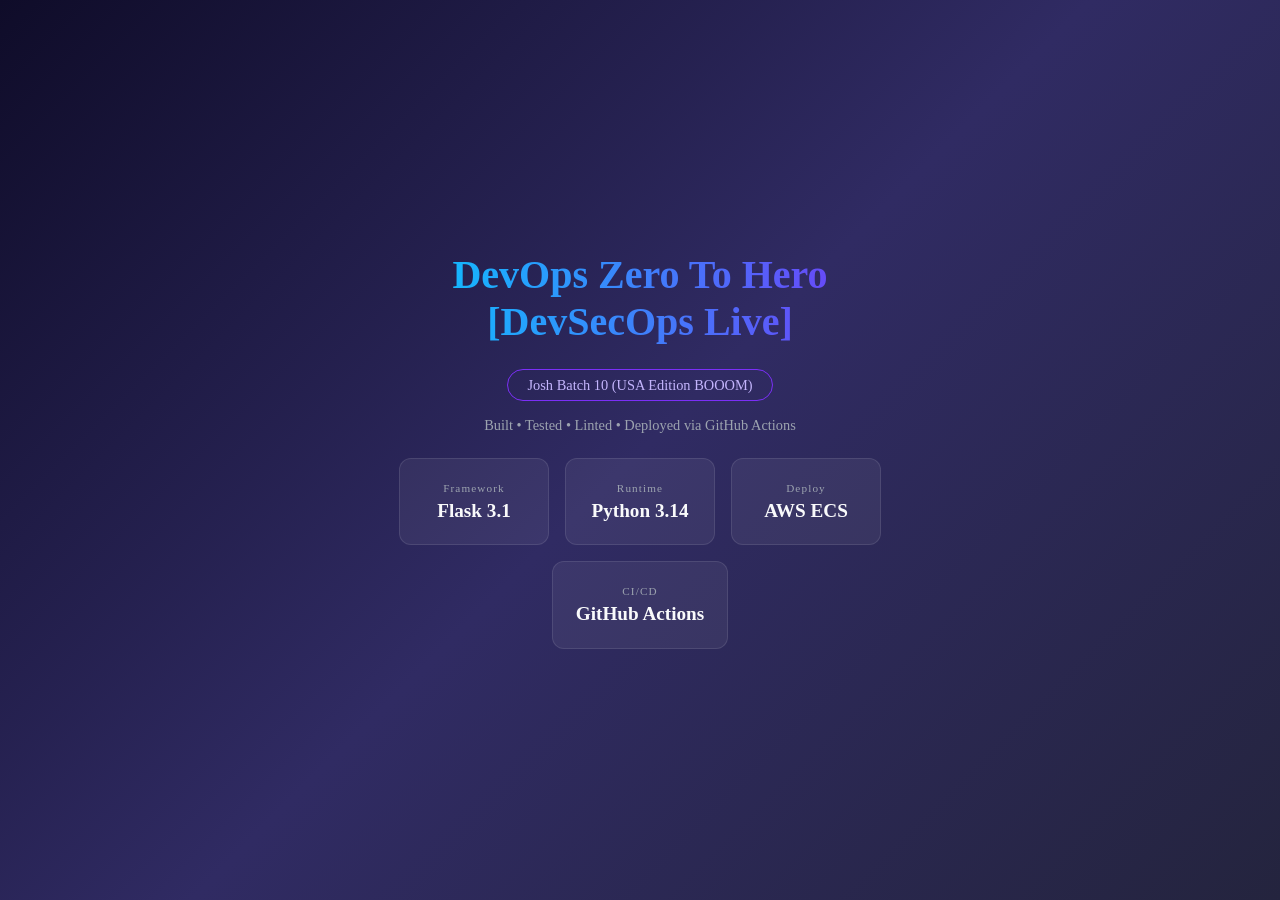
<file: templates/index.html>
<!DOCTYPE html>
<html lang="en">
<head>
<meta charset="UTF-8">
<meta name="viewport" content="width=device-width, initial-scale=1.0">
<title>DevOps Zero To Hero</title>

<style>
*{margin:0;padding:0;box-sizing:border-box}

body{
min-height:100vh;
display:flex;
align-items:center;
justify-content:center;
background:linear-gradient(135deg,#0f0c29,#302b63,#24243e);
font-family:-apple-system,BlinkMacSystemFont,"Segoe UI",Roboto;
color:#e0e0e0
}

.container{text-align:center;padding:2rem;max-width:640px}

h1{
font-size:2.5rem;
background:linear-gradient(90deg,#00d2ff,#7b2ff7);
-webkit-background-clip:text;
-webkit-text-fill-color:transparent;
margin-bottom:.5rem
}

.badge{
display:inline-block;
margin:1rem 0;
padding:.4rem 1.2rem;
border:1px solid #7b2ff7;
border-radius:999px;
font-size:.9rem;
color:#c4b5fd
}

.pipeline{
margin-bottom:1.5rem;
font-size:.9rem;
color:#9ca3af
}

.cards{
display:flex;
gap:1rem;
justify-content:center;
flex-wrap:wrap
}

.card{
background:rgba(255,255,255,.06);
border:1px solid rgba(255,255,255,.1);
border-radius:12px;
padding:1.4rem;
min-width:150px
}

.card span{
display:block;
font-size:.7rem;
color:#9ca3af;
margin-bottom:.4rem;
letter-spacing:.1em
}

.card strong{
font-size:1.2rem;
color:#f9fafb
}
</style>
</head>

<body>

<div class="container">

<h1>DevOps Zero To Hero [DevSecOps Live]</h1>
<div class="badge">Josh Batch 10 (USA Edition BOOOM)</div>

<div class="pipeline">
Built • Tested • Linted • Deployed via GitHub Actions
</div>

<div class="cards">
<div class="card">
<span>Framework</span>
<strong>Flask 3.1</strong>
</div>

<div class="card">
<span>Runtime</span>
<strong>Python 3.14</strong>
</div>

<div class="card">
<span>Deploy</span>
<strong>AWS ECS</strong>
</div>

<div class="card">
<span>CI/CD</span>
<strong>GitHub Actions</strong>
</div>
</div>

</div>

</body>
</html>
</file>
